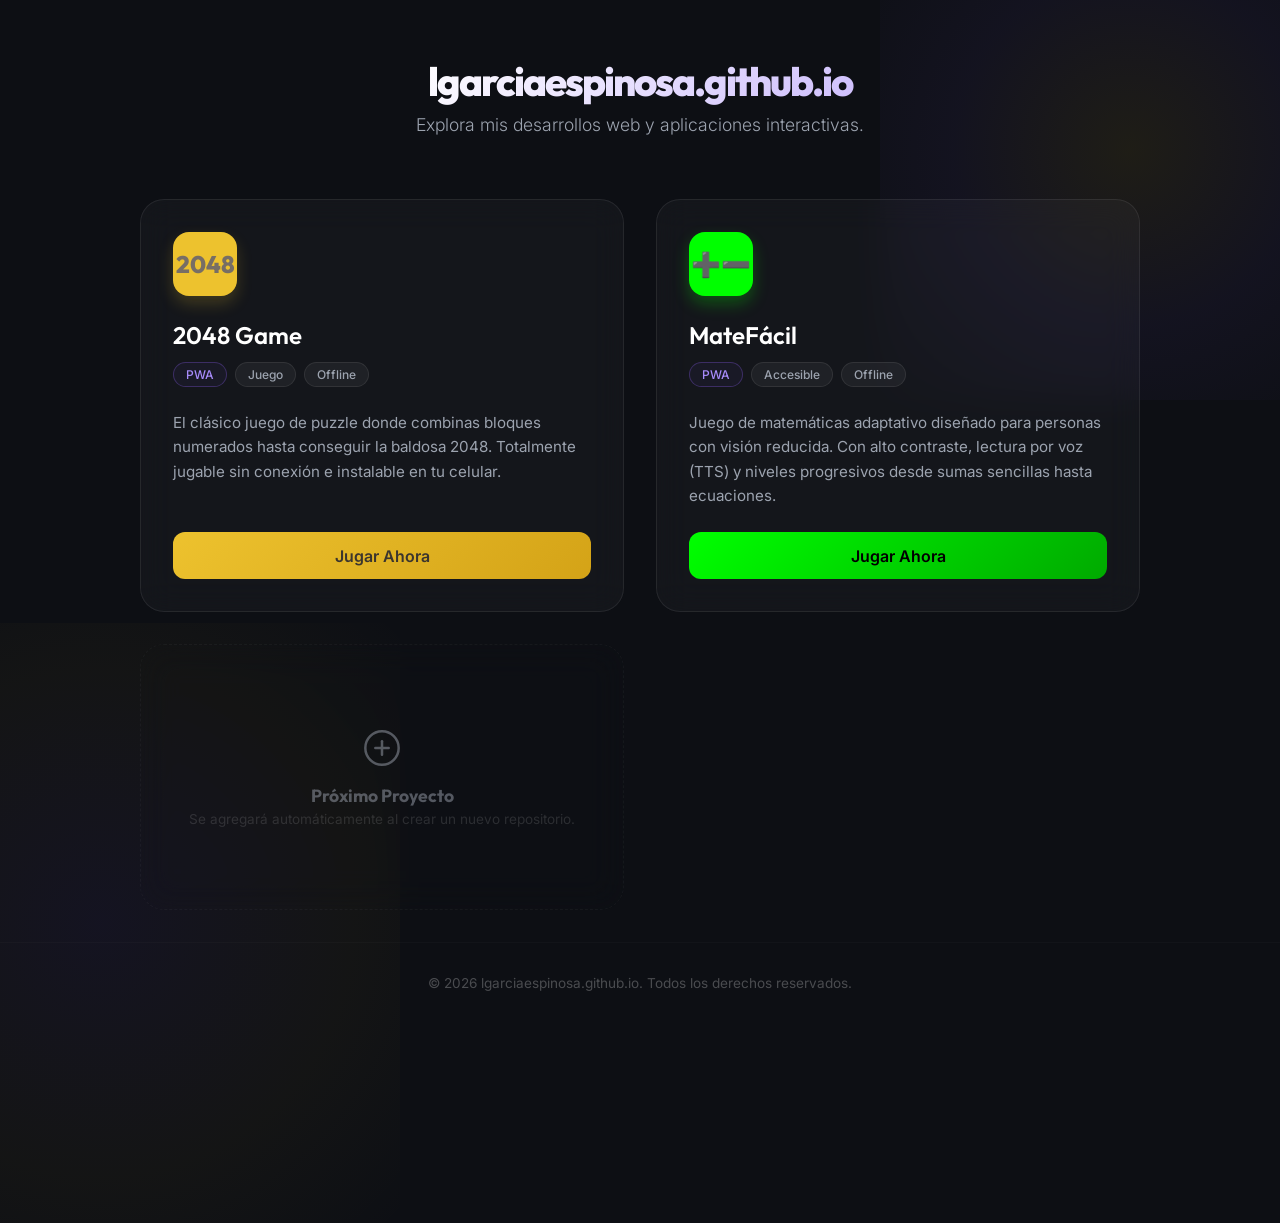
<file: index.html>
<!DOCTYPE html>
<html lang="es">
<head>
  <meta charset="UTF-8">
  <meta name="viewport" content="width=device-width, initial-scale=1.0">
  <title>lgarciaespinosa.github.io | Proyectos</title>
  <link rel="shortcut icon" href="favicon.ico">
  <link rel="preconnect" href="https://fonts.googleapis.com">
  <link rel="preconnect" href="https://fonts.gstatic.com" crossorigin>
  <link href="https://fonts.googleapis.com/css2?family=Inter:wght@300;400;500;600&family=Outfit:wght@400;600;800&display=swap" rel="stylesheet">
  <style>
    /* Styling System */
    :root {
      --bg-color: #0d0f14;
      --card-bg: rgba(255, 255, 255, 0.03);
      --card-border: rgba(255, 255, 255, 0.08);
      --card-border-hover: rgba(255, 255, 255, 0.2);
      --text-main: #f3f4f6;
      --text-muted: #9ca3af;
      --primary: #edc22e;
      --primary-glow: rgba(237, 194, 46, 0.15);
      --accent: #8b5cf6;
    }

    * {
      box-sizing: border-box;
      margin: 0;
      padding: 0;
    }

    body {
      font-family: 'Inter', sans-serif;
      background-color: var(--bg-color);
      color: var(--text-main);
      min-height: 100vh;
      display: flex;
      flex-direction: column;
      justify-content: space-between;
      overflow-x: hidden;
      position: relative;
    }

    /* Ambient background glow */
    body::before {
      content: '';
      position: absolute;
      width: 500px;
      height: 500px;
      background: radial-gradient(circle, rgba(237,194,46,0.08) 0%, rgba(139,92,246,0.05) 50%, transparent 100%);
      top: -100px;
      right: -100px;
      z-index: 0;
      pointer-events: none;
    }

    body::after {
      content: '';
      position: absolute;
      width: 600px;
      height: 600px;
      background: radial-gradient(circle, rgba(139,92,246,0.06) 0%, rgba(237,194,46,0.03) 60%, transparent 100%);
      bottom: -200px;
      left: -200px;
      z-index: 0;
      pointer-events: none;
    }

    header {
      padding: 3.5rem 2rem 2rem 2rem;
      text-align: center;
      z-index: 10;
    }

    h1 {
      font-family: 'Outfit', sans-serif;
      font-size: 2.5rem;
      font-weight: 800;
      background: linear-gradient(135deg, #ffffff 30%, #a78bfa 100%);
      -webkit-background-clip: text;
      -webkit-text-fill-color: transparent;
      margin-bottom: 0.5rem;
      letter-spacing: -0.05em;
    }

    p.subtitle {
      color: var(--text-muted);
      font-size: 1.1rem;
      font-weight: 300;
      max-width: 600px;
      margin: 0 auto;
    }

    main {
      flex-grow: 1;
      display: flex;
      align-items: center;
      justify-content: center;
      padding: 2rem;
      z-index: 10;
    }

    .grid {
      display: grid;
      grid-template-columns: repeat(auto-fit, minmax(320px, 1fr));
      gap: 2rem;
      width: 100%;
      max-width: 1000px;
      justify-content: center;
    }

    .card {
      background: var(--card-bg);
      border: 1px solid var(--card-border);
      border-radius: 24px;
      padding: 2rem;
      backdrop-filter: blur(16px);
      -webkit-backdrop-filter: blur(16px);
      transition: all 0.4s cubic-bezier(0.16, 1, 0.3, 1);
      position: relative;
      overflow: hidden;
      display: flex;
      flex-direction: column;
      justify-content: space-between;
    }

    .card::before {
      content: '';
      position: absolute;
      top: 0;
      left: 0;
      right: 0;
      height: 4px;
      background: linear-gradient(90deg, var(--primary), var(--accent));
      opacity: 0;
      transition: opacity 0.3s ease;
    }

    .card:hover {
      transform: translateY(-8px);
      border-color: var(--card-border-hover);
      box-shadow: 0 20px 40px rgba(0, 0, 0, 0.3), 
                  0 0 50px var(--primary-glow);
    }

    .card:hover::before {
      opacity: 1;
    }

    .card-icon {
      width: 64px;
      height: 64px;
      background-color: var(--primary);
      border-radius: 16px;
      display: flex;
      align-items: center;
      justify-content: center;
      font-family: 'Outfit', sans-serif;
      font-weight: 800;
      font-size: 1.5rem;
      color: #776e65;
      box-shadow: 0 8px 16px rgba(237, 194, 46, 0.2);
      margin-bottom: 1.5rem;
      transition: transform 0.3s ease;
    }

    .card-icon.matefacil {
      background-color: #00FF00;
      color: #000000;
      box-shadow: 0 8px 16px rgba(0, 255, 0, 0.25);
    }

    .card.matefacil:hover {
      box-shadow: 0 20px 40px rgba(0, 0, 0, 0.3), 
                  0 0 50px rgba(0, 255, 0, 0.15);
    }

    .card-link.matefacil {
      background: linear-gradient(135deg, #00FF00 0%, #00aa00 100%);
      color: #000000;
    }

    .card-link.matefacil:hover {
      box-shadow: 0 4px 15px rgba(0, 255, 0, 0.4);
    }

    .card:hover .card-icon {
      transform: scale(1.08) rotate(-4deg);
    }

    .card-title {
      font-family: 'Outfit', sans-serif;
      font-size: 1.5rem;
      font-weight: 600;
      margin-bottom: 0.75rem;
      color: #ffffff;
    }

    .card-desc {
      color: var(--text-muted);
      font-size: 0.95rem;
      line-height: 1.6;
      margin-bottom: 1.5rem;
      flex-grow: 1;
    }

    .badges {
      display: flex;
      gap: 0.5rem;
      margin-bottom: 1.5rem;
      flex-wrap: wrap;
    }

    .badge {
      background: rgba(255, 255, 255, 0.05);
      border: 1px solid rgba(255, 255, 255, 0.08);
      padding: 0.25rem 0.75rem;
      border-radius: 99px;
      font-size: 0.75rem;
      font-weight: 500;
      color: var(--text-muted);
    }

    .badge.pwa {
      border-color: rgba(139, 92, 246, 0.3);
      color: #a78bfa;
      background: rgba(139, 92, 246, 0.05);
    }

    .card-link {
      display: inline-flex;
      align-items: center;
      justify-content: center;
      width: 100%;
      padding: 0.85rem;
      background: linear-gradient(135deg, var(--primary) 0%, #d4a317 100%);
      color: #3b352e;
      text-decoration: none;
      font-weight: 600;
      border-radius: 12px;
      transition: all 0.3s ease;
    }

    .card-link:hover {
      box-shadow: 0 4px 15px rgba(237, 194, 46, 0.4);
      filter: brightness(1.05);
    }

    footer {
      padding: 2rem;
      text-align: center;
      color: rgba(255, 255, 255, 0.25);
      font-size: 0.85rem;
      border-top: 1px solid rgba(255, 255, 255, 0.02);
      z-index: 10;
    }

    /* Responsive adjustments */
    @media (max-width: 640px) {
      h1 {
        font-size: 2rem;
      }
      header {
        padding: 2rem 1rem 1rem 1rem;
      }
    }
  </style>
</head>
<body>

  <header>
    <h1>lgarciaespinosa.github.io</h1>
    <p class="subtitle">Explora mis desarrollos web y aplicaciones interactivas.</p>
  </header>

  <main>
    <div class="grid">
      <!-- 2048 Card -->
      <div class="card">
        <div>
          <div class="card-icon">2048</div>
          <h2 class="card-title">2048 Game</h2>
          <div class="badges">
            <span class="badge pwa">PWA</span>
            <span class="badge">Juego</span>
            <span class="badge">Offline</span>
          </div>
          <p class="card-desc">El clásico juego de puzzle donde combinas bloques numerados hasta conseguir la baldosa 2048. Totalmente jugable sin conexión e instalable en tu celular.</p>
        </div>
        <a href="./2048/" class="card-link">Jugar Ahora</a>
      </div>

      <!-- MateFácil Card -->
      <div class="card matefacil">
        <div>
          <div class="card-icon matefacil">➕➖</div>
          <h2 class="card-title">MateFácil</h2>
          <div class="badges">
            <span class="badge pwa">PWA</span>
            <span class="badge">Accesible</span>
            <span class="badge">Offline</span>
          </div>
          <p class="card-desc">Juego de matemáticas adaptativo diseñado para personas con visión reducida. Con alto contraste, lectura por voz (TTS) y niveles progresivos desde sumas sencillas hasta ecuaciones.</p>
        </div>
        <a href="./mate-facil/" class="card-link matefacil">Jugar Ahora</a>
      </div>
      
      <!-- Placeholder card for future projects -->
      <div class="card" style="opacity: 0.5; border-style: dashed; background: transparent; cursor: not-allowed; box-shadow: none;">
        <div style="display: flex; flex-direction: column; justify-content: center; align-items: center; height: 100%; min-height: 200px; text-align: center;">
          <svg width="40" height="40" viewBox="0 0 24 24" fill="none" stroke="currentColor" stroke-width="1.5" stroke-linecap="round" stroke-linejoin="round" style="color: var(--text-muted); margin-bottom: 1rem;">
            <circle cx="12" cy="12" r="10"></circle>
            <line x1="12" y1="8" x2="12" y2="16"></line>
            <line x1="8" y1="12" x2="16" y2="12"></line>
          </svg>
          <h3 style="font-family: 'Outfit', sans-serif; font-size: 1.1rem; color: var(--text-muted); margin-bottom: 0.25rem;">Próximo Proyecto</h3>
          <p style="font-size: 0.85rem; color: rgba(255,255,255,0.25);">Se agregará automáticamente al crear un nuevo repositorio.</p>
        </div>
      </div>

    </div>
  </main>

  <footer>
    <p>&copy; 2026 lgarciaespinosa.github.io. Todos los derechos reservados.</p>
  </footer>

</body>
</html>
</file>
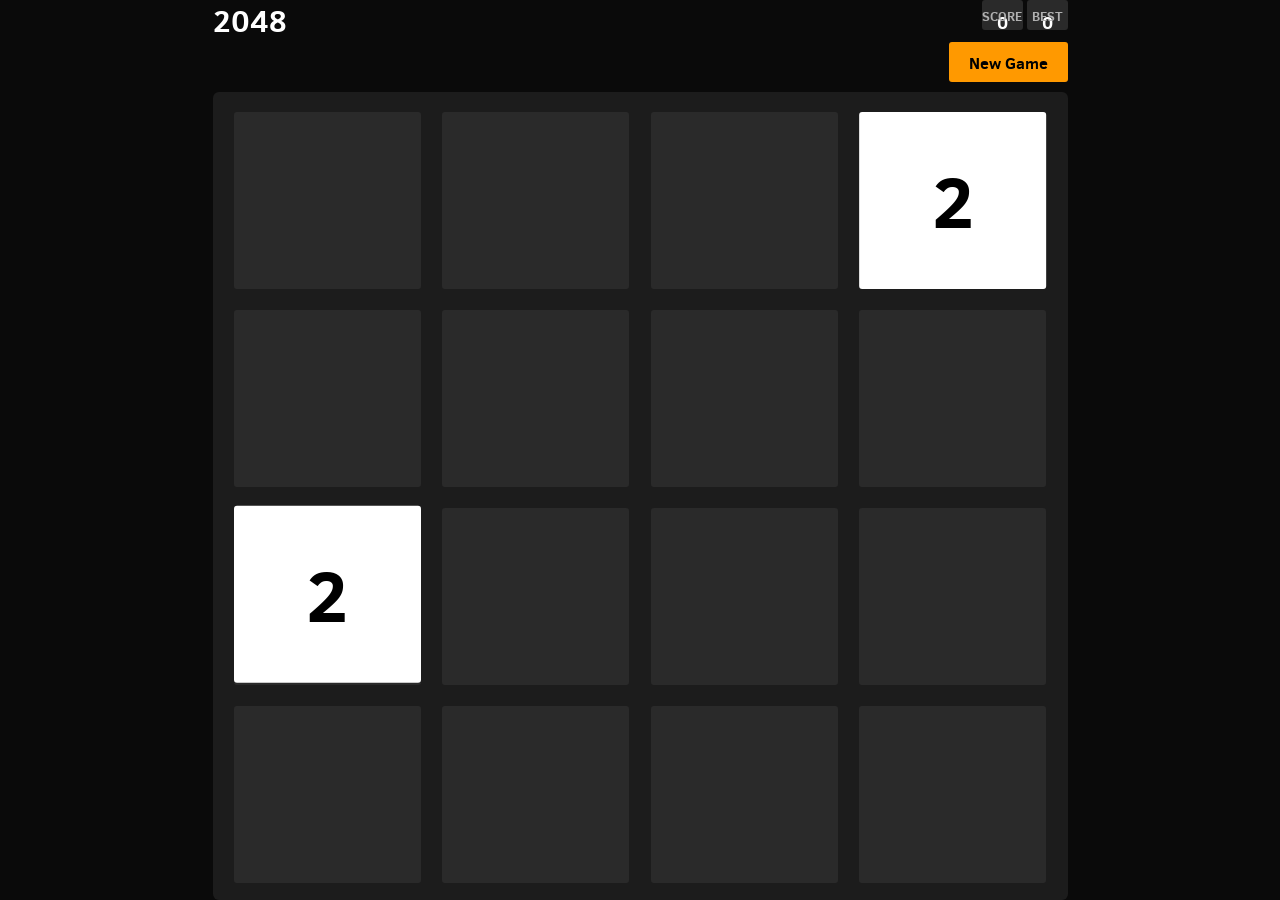
<file: 2048/index.html>
<!DOCTYPE html>
<html>
<head>
  <meta charset="utf-8">
  <title>2048</title>

  <link href="style/main.css" rel="stylesheet" type="text/css">
  <link rel="shortcut icon" href="favicon.ico">
  <link rel="apple-touch-icon" href="meta/apple-touch-icon.png">
  <link rel="apple-touch-startup-image" href="meta/apple-touch-startup-image-640x1096.png" media="(device-width: 320px) and (device-height: 568px) and (-webkit-device-pixel-ratio: 2)"> <!-- iPhone 5+ -->
  <link rel="apple-touch-startup-image" href="meta/apple-touch-startup-image-640x920.png"  media="(device-width: 320px) and (device-height: 480px) and (-webkit-device-pixel-ratio: 2)"> <!-- iPhone, retina -->
  <meta name="apple-mobile-web-app-capable" content="yes">
  <meta name="apple-mobile-web-app-status-bar-style" content="black">
  <meta name="theme-color" content="#edc22e">
  <link rel="manifest" href="manifest.json">

  <meta name="HandheldFriendly" content="True">
  <meta name="MobileOptimized" content="320">
  <meta name="viewport" content="width=device-width, initial-scale=1.0, maximum-scale=1, user-scalable=no, minimal-ui">

  <script>
    if ('serviceWorker' in navigator) {
      window.addEventListener('load', () => {
        navigator.serviceWorker.register('service-worker.js');
      });
    }
  </script>
</head>
<body>
  <div class="container">
    <div class="heading">
      <h1 class="title">2048</h1>
      <div class="scores-container">
        <div class="score-container">0</div>
        <div class="best-container">0</div>
      </div>
    </div>

    <div class="above-game">
      <a class="restart-button">New Game</a>
    </div>

    <div class="game-container">
      <div class="game-message">
        <p></p>
        <div class="lower">
	        <a class="keep-playing-button">Keep going</a>
          <a class="retry-button">Try again</a>
        </div>
      </div>

      <div class="grid-container">
        <div class="grid-row">
          <div class="grid-cell"></div>
          <div class="grid-cell"></div>
          <div class="grid-cell"></div>
          <div class="grid-cell"></div>
        </div>
        <div class="grid-row">
          <div class="grid-cell"></div>
          <div class="grid-cell"></div>
          <div class="grid-cell"></div>
          <div class="grid-cell"></div>
        </div>
        <div class="grid-row">
          <div class="grid-cell"></div>
          <div class="grid-cell"></div>
          <div class="grid-cell"></div>
          <div class="grid-cell"></div>
        </div>
        <div class="grid-row">
          <div class="grid-cell"></div>
          <div class="grid-cell"></div>
          <div class="grid-cell"></div>
          <div class="grid-cell"></div>
        </div>
      </div>

      <div class="tile-container">

      </div>
    </div>

  <script src="js/bind_polyfill.js"></script>
  <script src="js/classlist_polyfill.js"></script>
  <script src="js/animframe_polyfill.js"></script>
  <script src="js/keyboard_input_manager.js"></script>
  <script src="js/html_actuator.js"></script>
  <script src="js/grid.js"></script>
  <script src="js/tile.js"></script>
  <script src="js/local_storage_manager.js"></script>
  <script src="js/game_manager.js"></script>
  <script src="js/application.js"></script>
</body>
</html>
</file>
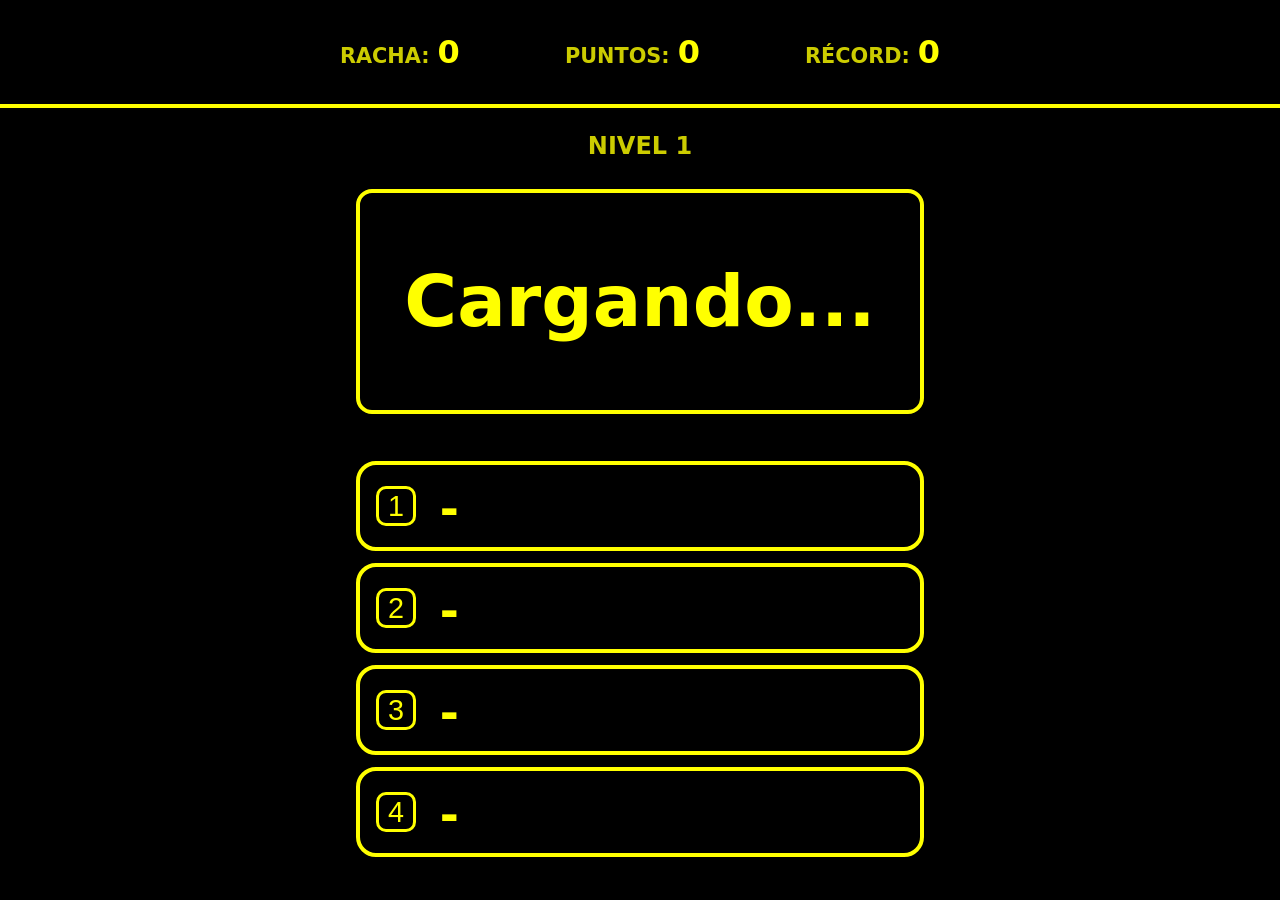
<file: mate-facil/index.html>
<!DOCTYPE html>
<html lang="es">
<head>
  <meta charset="UTF-8">
  <meta name="viewport" content="width=device-width, initial-scale=1.0, maximum-scale=1.0, user-scalable=no">
  <meta name="description" content="MateFácil - Juego de matemáticas simplificado y accesible para rehabilitación cognitiva y visión reducida. Sin menús, sin complicaciones.">
  <title>MateFácil</title>
  
  <!-- PWA Settings -->
  <link rel="manifest" href="manifest.json">
  <meta name="theme-color" content="#000000">
  <meta name="apple-mobile-web-app-capable" content="yes">
  <meta name="apple-mobile-web-app-status-bar-style" content="black-translucent">
  <link rel="apple-touch-icon" href="assets/icon-192.png">
  <link rel="shortcut icon" href="favicon.ico">

  <!-- Styles -->
  <link rel="stylesheet" href="style.css">
</head>
<body data-theme="yellow" data-size="gigante">

  <!-- Marcadores superiores (Simplificados) -->
  <header class="app-header" role="banner">
    <div class="stats-bar" role="region" aria-label="Estadísticas">
      <div class="stat-item" id="stat-streak" aria-live="polite">
        <span class="stat-label">RACHA:</span>
        <span id="streak-display" class="stat-value">0</span>
      </div>
      <div class="stat-item" id="stat-score">
        <span class="stat-label">PUNTOS:</span>
        <span id="score-display" class="stat-value">0</span>
      </div>
      <div class="stat-item" id="stat-record">
        <span class="stat-label">RÉCORD:</span>
        <span id="record-display" class="stat-value">0</span>
      </div>
    </div>
  </header>

  <!-- Contenedor Principal del Juego -->
  <main class="game-container">
    
    <!-- PANTALLA ÚNICA DE PREGUNTAS -->
    <section id="screen-play" class="game-screen active">
      <!-- Nivel e Indicación -->
      <div class="level-indicator" id="level-indicator" aria-live="polite">
        Nivel 1
      </div>

      <!-- Pregunta Gigante -->
      <div class="question-container">
        <h1 id="question-text" class="question-text" tabindex="-1" aria-live="assertive">
          Cargando...
        </h1>
      </div>

      <!-- Opciones de Respuesta en Columna -->
      <div class="options-container" role="radiogroup" aria-labelledby="question-text">
        <button class="option-btn" data-index="0" role="radio" aria-checked="false">
          <span class="option-num" aria-hidden="true">1</span>
          <span class="option-value">-</span>
        </button>
        <button class="option-btn" data-index="1" role="radio" aria-checked="false">
          <span class="option-num" aria-hidden="true">2</span>
          <span class="option-value">-</span>
        </button>
        <button class="option-btn" data-index="2" role="radio" aria-checked="false">
          <span class="option-num" aria-hidden="true">3</span>
          <span class="option-value">-</span>
        </button>
        <button class="option-btn" data-index="3" role="radio" aria-checked="false">
          <span class="option-num" aria-hidden="true">4</span>
          <span class="option-value">-</span>
        </button>
      </div>

      <!-- Anuncio de accesibilidad para resultados -->
      <div id="sr-feedback" class="sr-only" aria-live="assertive"></div>
    </section>

  </main>

  <!-- Scripts -->
  <script src="app.js"></script>
  <script>
    // Registro del Service Worker para soporte offline
    if ('serviceWorker' in navigator) {
      window.addEventListener('load', () => {
        navigator.serviceWorker.register('service-worker.js')
          .then(reg => console.log('Service Worker registrado.', reg.scope))
          .catch(err => console.warn('Error al registrar Service Worker.', err));
      });
    }
  </script>
</body>
</html>
</file>
<file: 2048/style/main.css>
@import url(fonts/clear-sans.css);
html, body {
  margin: 0;
  padding: 0;
  background: #0a0a0a;
  color: #ffffff;
  font-family: "Clear Sans", "Helvetica Neue", Arial, sans-serif;
  height: 100%;
  overflow: hidden; }

body {
  display: flex;
  flex-direction: column;
  align-items: center;
  justify-content: center; }

.heading:after {
  content: "";
  display: block;
  clear: both; }

h1.title {
  font-size: 30px;
  font-weight: bold;
  margin: 0;
  display: block;
  float: left;
  color: #ffffff; }

@-webkit-keyframes move-up {
  0% {
    top: 25px;
    opacity: 1; }

  100% {
    top: -50px;
    opacity: 0; } }
@-moz-keyframes move-up {
  0% {
    top: 25px;
    opacity: 1; }

  100% {
    top: -50px;
    opacity: 0; } }
@keyframes move-up {
  0% {
    top: 25px;
    opacity: 1; }

  100% {
    top: -50px;
    opacity: 0; } }
.scores-container {
  float: right;
  text-align: right; }

.score-container, .best-container {
  position: relative;
  display: inline-block;
  background: #2a2a2a;
  padding: 5px 15px;
  font-size: 18px;
  height: 20px;
  line-height: 35px;
  font-weight: bold;
  border-radius: 3px;
  color: white;
  margin-top: 0px;
  text-align: center; }
  .score-container:after, .best-container:after {
    position: absolute;
    width: 100%;
    top: 10px;
    left: 0;
    text-transform: uppercase;
    font-size: 13px;
    line-height: 13px;
    text-align: center;
    color: #b0b0b0; }
  .score-container .score-addition, .best-container .score-addition {
    position: absolute;
    right: 30px;
    color: red;
    font-size: 25px;
    line-height: 25px;
    font-weight: bold;
    color: rgba(119, 110, 101, 0.9);
    z-index: 100;
    -webkit-animation: move-up 600ms ease-in;
    -moz-animation: move-up 600ms ease-in;
    animation: move-up 600ms ease-in;
    -webkit-animation-fill-mode: both;
    -moz-animation-fill-mode: both;
    animation-fill-mode: both; }

.score-container:after {
  content: "Score"; }

.best-container:after {
  content: "Best"; }

p {
  margin-top: 0;
  margin-bottom: 10px;
  line-height: 1.65; }

a {
  color: #ff9900;
  font-weight: bold;
  text-decoration: underline;
  cursor: pointer; }

strong.important {
  text-transform: uppercase; }

hr {
  border: none;
  border-bottom: 1px solid #d8d4d0;
  margin-top: 20px;
  margin-bottom: 30px; }

.container {
  width: 95vmin;
  height: 100vh;
  margin: 0 auto;
  display: flex;
  flex-direction: column;
  justify-content: center; }

@-webkit-keyframes fade-in {
  0% {
    opacity: 0; }

  100% {
    opacity: 1; } }
@-moz-keyframes fade-in {
  0% {
    opacity: 0; }

  100% {
    opacity: 1; } }
@keyframes fade-in {
  0% {
    opacity: 0; }

  100% {
    opacity: 1; } }
.game-container {
  margin-top: 10px;
  position: relative;
  cursor: default;
  -webkit-touch-callout: none;
  -ms-touch-callout: none;
  -webkit-user-select: none;
  -moz-user-select: none;
  -ms-user-select: none;
  -ms-touch-action: none;
  touch-action: none;
  background: #1c1c1c;
  border-radius: 6px;
  width: 95vmin;
  height: 95vmin;
  -webkit-box-sizing: border-box;
  -moz-box-sizing: border-box;
  box-sizing: border-box; }
  .game-container .game-message {
    display: none;
    position: absolute;
    top: 0;
    right: 0;
    bottom: 0;
    left: 0;
    background: rgba(0, 0, 0, 0.85);
    z-index: 100;
    text-align: center;
    -webkit-animation: fade-in 800ms ease 1200ms;
    -moz-animation: fade-in 800ms ease 1200ms;
    animation: fade-in 800ms ease 1200ms;
    -webkit-animation-fill-mode: both;
    -moz-animation-fill-mode: both;
    animation-fill-mode: both; }
    .game-container .game-message p {
      font-size: 60px;
      font-weight: bold;
      height: 60px;
      line-height: 60px;
      margin-top: 222px;
      color: #ffffff; }
    .game-container .game-message .lower {
      display: block;
      margin-top: 59px; }
    .game-container .game-message a {
      display: inline-block;
      background: #ff9900;
      border-radius: 3px;
      padding: 0 20px;
      text-decoration: none;
      color: #000000;
      font-weight: bold;
      height: 40px;
      line-height: 42px;
      margin-left: 9px; }
      .game-container .game-message a.keep-playing-button {
        display: none; }
    .game-container .game-message.game-won {
      background: rgba(0, 255, 0, 0.85);
      color: #000000; }
      .game-container .game-message.game-won p {
        color: #000000; }
      .game-container .game-message.game-won a {
        background: #000000;
        color: #ffffff; }
      .game-container .game-message.game-won a.keep-playing-button {
        display: inline-block; }
    .game-container .game-message.game-won, .game-container .game-message.game-over {
      display: block; }

.grid-container {
  position: absolute;
  z-index: 1;
  width: 95%;
  height: 95%;
  top: 2.5%;
  left: 2.5%; }

.grid-row {
  margin-bottom: 2.6315%;
  height: 23.0263%; }
  .grid-row:last-child {
    margin-bottom: 0; }
  .grid-row:after {
    content: "";
    display: block;
    clear: both; }

.grid-cell {
  width: 23.0263%;
  height: 100%;
  margin-right: 2.6315%;
  float: left;
  border-radius: 3px;
  background: #2a2a2a; }
  .grid-cell:last-child {
    margin-right: 0; }

.tile-container {
  position: absolute;
  z-index: 2;
  width: 95%;
  height: 95%;
  top: 2.5%;
  left: 2.5%; }

.tile, .tile .tile-inner {
  width: 100%;
  height: 100%;
  line-height: 1;
  display: flex;
  align-items: center;
  justify-content: center; }

.tile {
  width: 23.0263%;
  height: 23.0263%; }

.tile.tile-position-1-1 {
  transform: translate3d(0, 0, 0); }
.tile.tile-position-1-2 {
  transform: translate3d(0, 111.428%, 0); }
.tile.tile-position-1-3 {
  transform: translate3d(0, 222.857%, 0); }
.tile.tile-position-1-4 {
  transform: translate3d(0, 334.285%, 0); }
.tile.tile-position-2-1 {
  transform: translate3d(111.428%, 0, 0); }
.tile.tile-position-2-2 {
  transform: translate3d(111.428%, 111.428%, 0); }
.tile.tile-position-2-3 {
  transform: translate3d(111.428%, 222.857%, 0); }
.tile.tile-position-2-4 {
  transform: translate3d(111.428%, 334.285%, 0); }
.tile.tile-position-3-1 {
  transform: translate3d(222.857%, 0, 0); }
.tile.tile-position-3-2 {
  transform: translate3d(222.857%, 111.428%, 0); }
.tile.tile-position-3-3 {
  transform: translate3d(222.857%, 222.857%, 0); }
.tile.tile-position-3-4 {
  transform: translate3d(222.857%, 334.285%, 0); }
.tile.tile-position-4-1 {
  transform: translate3d(334.285%, 0, 0); }
.tile.tile-position-4-2 {
  transform: translate3d(334.285%, 111.428%, 0); }
.tile.tile-position-4-3 {
  transform: translate3d(334.285%, 222.857%, 0); }
.tile.tile-position-4-4 {
  transform: translate3d(334.285%, 334.285%, 0); }

.tile {
  position: absolute;
  -webkit-transition: 100ms ease-in-out;
  -moz-transition: 100ms ease-in-out;
  transition: 100ms ease-in-out;
  -webkit-transition-property: -webkit-transform;
  -moz-transition-property: -moz-transform;
  transition-property: transform; }
  .tile .tile-inner {
    border-radius: 3px;
    background: #eee4da;
    text-align: center;
    font-weight: bold;
    z-index: 10;
    font-size: 8vmin; }
  .tile.tile-2 .tile-inner {
    color: #000000;
    background: #ffffff; }
  .tile.tile-4 .tile-inner {
    color: #000000;
    background: #ffff00; }
  .tile.tile-8 .tile-inner {
    color: #000000;
    background: #00ff00; }
  .tile.tile-16 .tile-inner {
    color: #000000;
    background: #00ffff; }
  .tile.tile-32 .tile-inner {
    color: #000000;
    background: #ff00ff; }
  .tile.tile-64 .tile-inner {
    color: #000000;
    background: #ff9900; }
  .tile.tile-128 .tile-inner {
    color: #000000;
    background: #3388ff;
    font-size: 6vmin; }
  .tile.tile-256 .tile-inner {
    color: #000000;
    background: #cc33ff;
    font-size: 6vmin; }
  .tile.tile-512 .tile-inner {
    color: #000000;
    background: #00ff99;
    font-size: 6vmin; }
  .tile.tile-1024 .tile-inner {
    color: #ffffff;
    background: #800080;
    font-size: 5vmin; }
  .tile.tile-2048 .tile-inner {
    color: #ffffff;
    background: #b30000;
    font-size: 5vmin; }
  .tile.tile-super .tile-inner {
    color: #ffff00;
    background: #000000;
    box-shadow: inset 0 0 0 3px #ffff00;
    font-size: 4vmin; }

@-webkit-keyframes appear {
  0% {
    opacity: 0;
    -webkit-transform: scale(0);
    -moz-transform: scale(0);
    -ms-transform: scale(0);
    transform: scale(0); }

  100% {
    opacity: 1;
    -webkit-transform: scale(1);
    -moz-transform: scale(1);
    -ms-transform: scale(1);
    transform: scale(1); } }
@-moz-keyframes appear {
  0% {
    opacity: 0;
    -webkit-transform: scale(0);
    -moz-transform: scale(0);
    -ms-transform: scale(0);
    transform: scale(0); }

  100% {
    opacity: 1;
    -webkit-transform: scale(1);
    -moz-transform: scale(1);
    -ms-transform: scale(1);
    transform: scale(1); } }
@keyframes appear {
  0% {
    opacity: 0;
    -webkit-transform: scale(0);
    -moz-transform: scale(0);
    -ms-transform: scale(0);
    transform: scale(0); }

  100% {
    opacity: 1;
    -webkit-transform: scale(1);
    -moz-transform: scale(1);
    -ms-transform: scale(1);
    transform: scale(1); } }
.tile-new .tile-inner {
  -webkit-animation: appear 200ms ease 100ms;
  -moz-animation: appear 200ms ease 100ms;
  animation: appear 200ms ease 100ms;
  -webkit-animation-fill-mode: backwards;
  -moz-animation-fill-mode: backwards;
  animation-fill-mode: backwards; }

@-webkit-keyframes pop {
  0% {
    -webkit-transform: scale(0);
    -moz-transform: scale(0);
    -ms-transform: scale(0);
    transform: scale(0); }

  50% {
    -webkit-transform: scale(1.2);
    -moz-transform: scale(1.2);
    -ms-transform: scale(1.2);
    transform: scale(1.2); }

  100% {
    -webkit-transform: scale(1);
    -moz-transform: scale(1);
    -ms-transform: scale(1);
    transform: scale(1); } }
@-moz-keyframes pop {
  0% {
    -webkit-transform: scale(0);
    -moz-transform: scale(0);
    -ms-transform: scale(0);
    transform: scale(0); }

  50% {
    -webkit-transform: scale(1.2);
    -moz-transform: scale(1.2);
    -ms-transform: scale(1.2);
    transform: scale(1.2); }

  100% {
    -webkit-transform: scale(1);
    -moz-transform: scale(1);
    -ms-transform: scale(1);
    transform: scale(1); } }
@keyframes pop {
  0% {
    -webkit-transform: scale(0);
    -moz-transform: scale(0);
    -ms-transform: scale(0);
    transform: scale(0); }

  50% {
    -webkit-transform: scale(1.2);
    -moz-transform: scale(1.2);
    -ms-transform: scale(1.2);
    transform: scale(1.2); }

  100% {
    -webkit-transform: scale(1);
    -moz-transform: scale(1);
    -ms-transform: scale(1);
    transform: scale(1); } }
.tile-merged .tile-inner {
  z-index: 20;
  -webkit-animation: pop 200ms ease 100ms;
  -moz-animation: pop 200ms ease 100ms;
  animation: pop 200ms ease 100ms;
  -webkit-animation-fill-mode: backwards;
  -moz-animation-fill-mode: backwards;
  animation-fill-mode: backwards; }

.above-game:after {
  content: "";
  display: block;
  clear: both; }

.game-intro {
  float: left;
  line-height: 42px;
  margin-bottom: 0; }

.restart-button {
  display: inline-block;
  background: #ff9900;
  border-radius: 3px;
  padding: 0 20px;
  text-decoration: none;
  color: #000000;
  font-weight: bold;
  height: 40px;
  line-height: 42px;
  display: block;
  text-align: center;
  float: right; }

.game-explanation {
  margin-top: 50px; }

/* Remove all media queries that restrict size */
</file>
<file: mate-facil/style.css>
/* Global Reset & Base Styling */
* {
  box-sizing: border-box;
  margin: 0;
  padding: 0;
  user-select: none; /* Evita selección de texto molesta al tocar rápido */
  -webkit-user-select: none;
}

/* Variables de Alto Contraste Amarillo y Negro (Único Tema Terapéutico) */
:root {
  --bg-color: #000000;
  --text-main: #FFFF00;
  --text-muted: #CCCC00;
  --primary-color: #FFFF00;
  --btn-bg: #000000;
  --btn-text: #FFFF00;
  --btn-border: #FFFF00;
  
  --correct-color: #00FF00;   /* Verde brillante para aciertos */
  --incorrect-color: #FF3333; /* Rojo brillante para fallos */
  --focus-color: #00FFFF;     /* Cyan brillante para foco del teclado */

  /* Tamaños gigantes fijos para evitar menús */
  --fs-stats-label: 1.3rem;
  --fs-stats-val: 2rem;
  --fs-level: 1.5rem;
  --fs-question: 4.5rem;
  --fs-option-num: 1.8rem;
  --fs-option-val: 3.5rem;
  --fs-feedback: 2.2rem;
}

/* Body: Forzar pantalla fija sin scroll */
body {
  background-color: var(--bg-color);
  color: var(--text-main);
  font-family: system-ui, -apple-system, BlinkMacSystemFont, Arial, sans-serif;
  font-weight: 800; /* Letras gruesas para baja visión */
  height: 100dvh;   /* Alto exacto del viewport dinámico */
  max-height: 100dvh;
  display: flex;
  flex-direction: column;
  overflow: hidden; /* Elimina cualquier barra de desplazamiento */
  line-height: 1.2;
}

/* Header de Estado */
.app-header {
  height: 12dvh;
  display: flex;
  align-items: center;
  border-bottom: 4px solid var(--primary-color);
  background-color: var(--bg-color);
  padding: 0 1rem;
}

.stats-bar {
  display: flex;
  width: 100%;
  justify-content: space-between;
  align-items: center;
  max-width: 600px;
  margin: 0 auto;
}

.stat-item {
  display: flex;
  align-items: baseline;
  gap: 0.5rem;
}

.stat-label {
  font-size: var(--fs-stats-label);
  color: var(--text-muted);
}

.stat-value {
  font-size: var(--fs-stats-val);
  font-weight: 900;
}

/* Main Container: Ocupa todo el espacio restante */
.game-container {
  flex-grow: 1;
  height: 88dvh;
  width: 100%;
  max-width: 600px;
  margin: 0 auto;
  padding: 1rem;
  display: flex;
  flex-direction: column;
  justify-content: space-between;
}

/* Screen Layout */
.game-screen {
  display: flex;
  flex-direction: column;
  justify-content: space-between;
  height: 100%;
  width: 100%;
}

/* Indicador de Nivel */
.level-indicator {
  font-size: var(--fs-level);
  text-align: center;
  color: var(--text-muted);
  text-transform: uppercase;
  height: 5dvh;
  display: flex;
  align-items: center;
  justify-content: center;
}

/* Contenedor de la Pregunta */
.question-container {
  display: flex;
  align-items: center;
  justify-content: center;
  background-color: #000000;
  border: 4px solid var(--primary-color);
  border-radius: 16px;
  height: 25dvh; /* Alto proporcional */
  padding: 0.5rem;
}

.question-text {
  font-size: var(--fs-question);
  font-weight: 900;
  text-align: center;
  word-break: break-all;
  color: var(--text-main);
}

.question-text:focus {
  outline: none;
}

/* Contenedor de Botones de Opciones */
.options-container {
  display: flex;
  flex-direction: column;
  gap: 0.75rem;
  height: 50dvh; /* Alto proporcional para los botones */
  justify-content: center;
}

/* Botones de Opción - Optimizados para toque */
.option-btn {
  display: flex;
  align-items: center;
  width: 100%;
  height: 10dvh; /* Altura táctil gigante */
  background-color: var(--btn-bg);
  border: 4px solid var(--btn-border);
  border-radius: 20px;
  color: var(--btn-text);
  cursor: pointer;
  text-align: left;
  padding: 0 1rem;
  transition: transform 0.1s ease;
}

.option-btn:active {
  transform: scale(0.98);
}

.option-btn:focus,
.option-btn:focus-visible {
  outline: 5px solid var(--focus-color);
  border-color: var(--focus-color);
}

.option-btn * {
  pointer-events: none; /* Asegura que clics a spans caigan en el botón */
}

/* Número de la opción (ej. 1, 2, 3, 4) */
.option-num {
  font-size: var(--fs-option-num);
  border: 3px solid var(--btn-border);
  border-radius: 10px;
  width: 40px;
  height: 40px;
  display: flex;
  align-items: center;
  justify-content: center;
  margin-right: 1.5rem;
  flex-shrink: 0;
}

/* Valor de la respuesta */
.option-value {
  font-size: var(--fs-option-val);
  font-weight: 900;
  flex-grow: 1;
}

/* --- ESTADOS DE RETROALIMENTACIÓN --- */

/* Respuesta Correcta (Verde Neón sobre Negro con borde grueso) */
.option-btn.correct {
  border-color: var(--correct-color) !important;
  color: var(--correct-color) !important;
}

.option-btn.correct .option-num {
  border-color: var(--correct-color) !important;
  color: var(--correct-color) !important;
}

/* Respuesta Incorrecta (Rojo sobre Negro con borde grueso) */
.option-btn.incorrect {
  border-color: var(--incorrect-color) !important;
  color: var(--incorrect-color) !important;
}

.option-btn.incorrect .option-num {
  border-color: var(--incorrect-color) !important;
  color: var(--incorrect-color) !important;
}

/* Deshabilitados durante el auto-avance */
.option-btn.disabled {
  pointer-events: none;
  opacity: 0.3;
}

.option-btn.disabled.correct, 
.option-btn.disabled.incorrect {
  opacity: 1; /* Mantener brillante la respuesta seleccionada y la correcta */
}

/* Utilidad oculto para lectores de pantalla */
.sr-only {
  position: absolute;
  width: 1px;
  height: 1px;
  padding: 0;
  margin: -1px;
  overflow: hidden;
  clip: rect(0, 0, 0, 0);
  border: 0;
}

/* Ajustes finos para pantallas muy pequeñas (ej. iPhone SE) */
@media (max-height: 600px) {
  :root {
    --fs-stats-label: 1.1rem;
    --fs-stats-val: 1.6rem;
    --fs-level: 1.2rem;
    --fs-question: 3.8rem;
    --fs-option-num: 1.5rem;
    --fs-option-val: 2.8rem;
  }
  .option-btn {
    height: 9dvh;
  }
}
</file>
